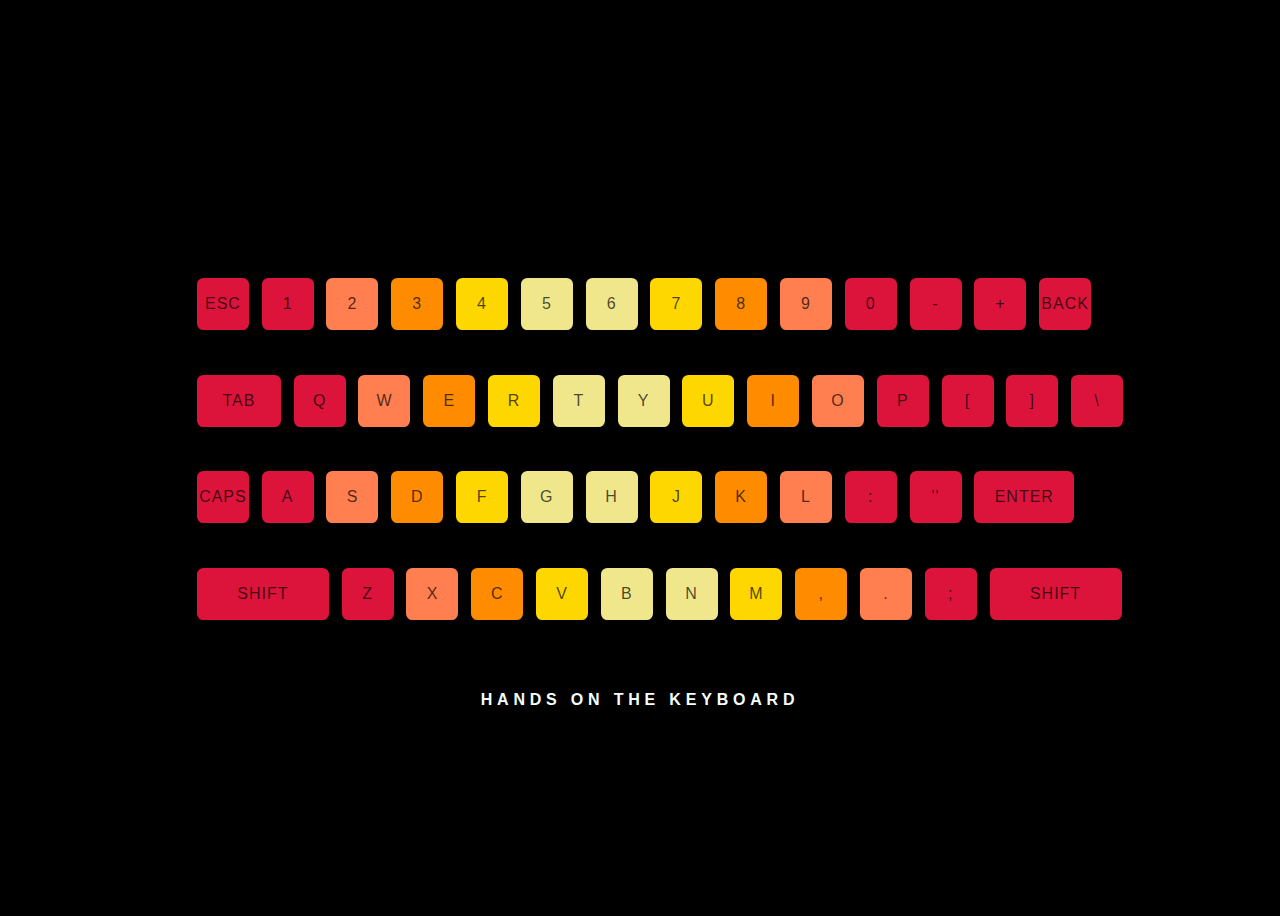
<file: explain-of-animated-keyboard-project/index.html>
<!DOCTYPE html>
<html lang="en">
  <head>
    <title>SabzLearn | Js | 207</title>
    <!--Stylesheet-->
    <link rel="stylesheet" href="css/style.css" />
  </head>
  <body><h1 class="title"></h1>
    <div class="keyboard">
      <ul class="row row-0">
        <li class="pinky" id="Escape">ESC</li>
        <li class="pinky" id="1">1</li>
        <li class="ring" id="2">2</li>
        <li class="middle" id="3">3</li>
        <li class="pointer1st" id="4">4</li>
        <li class="pointer2nd" id="5">5</li>
        <li class="pointer2nd" id="6">6</li>
        <li class="pointer1st" id="7">7</li>
        <li class="middle" id="8">8</li>
        <li class="ring" id="9">9</li>
        <li class="pinky" id="0">0</li>
        <li class="pinky" >-</li>
        <li class="pinky" >+</li>
        <li class="pinky" id="Backspace">BACK</li>
      </ul>
      <ul class="row row-1">
        <li class="pinky" id="tab">TAB</li>
        <li class="pinky" id="Q">Q</li>
        <li class="ring" id="W">W</li>
        <li class="middle" id="E">E</li>
        <li class="pointer1st" id="R">R</li>
        <li class="pointer2nd" id="T">T</li>
        <li class="pointer2nd" id="Y">Y</li>
        <li class="pointer1st" id="U">U</li>
        <li class="middle" id="I">I</li>
        <li class="ring" id="O">O</li>
        <li class="pinky" id="P">P</li>
        <li class="pinky" >[</li>
        <li class="pinky" >]</li>
        <li class="pinky" >\</li>
      </ul>
      <ul class="row row-2">
        <li class="pinky" id="CapsLock">CAPS</li>
        <li class="pinky" id="A">A</li>
        <li class="ring" id="S">S</li>
        <li class="middle" id="D">D</li>
        <li class="pointer1st" id="F">F</li>
        <li class="pointer2nd" id="G">G</li>
        <li class="pointer2nd" id="H">H</li>
        <li class="pointer1st" id="J">J</li>
        <li class="middle" id="K">K</li>
        <li class="ring" id="L">L</li>
        <li class="pinky" >:</li>
        <li class="pinky" >''</li>
        <li class="pinky" id="enter">ENTER</li>
      </ul>
      <ul class="row row-3">
        <li class="pinky" id="left-shift">SHIFT</li>
        <li class="pinky" id="Z">Z</li>
        <li class="ring" id="X">X</li>
        <li class="middle" id="C">C</li>
        <li class="pointer1st" id="V">V</li>
        <li class="pointer2nd" id="B">B</li>
        <li class="pointer2nd" id="N">N</li>
        <li class="pointer1st" id="M">M</li>
        <li class="middle" >,</li>
        <li class="ring" >.</li>
        <li class="pinky" >;</li>
        <li class="pinky" id="right-shift">SHIFT</li>
      </ul>
    </div>
    <h1 class="title">Hands on the keyboard</h1>
    <!--Script-->
    <script src="js/script.js"></script>
  </body>
</html>
</file>
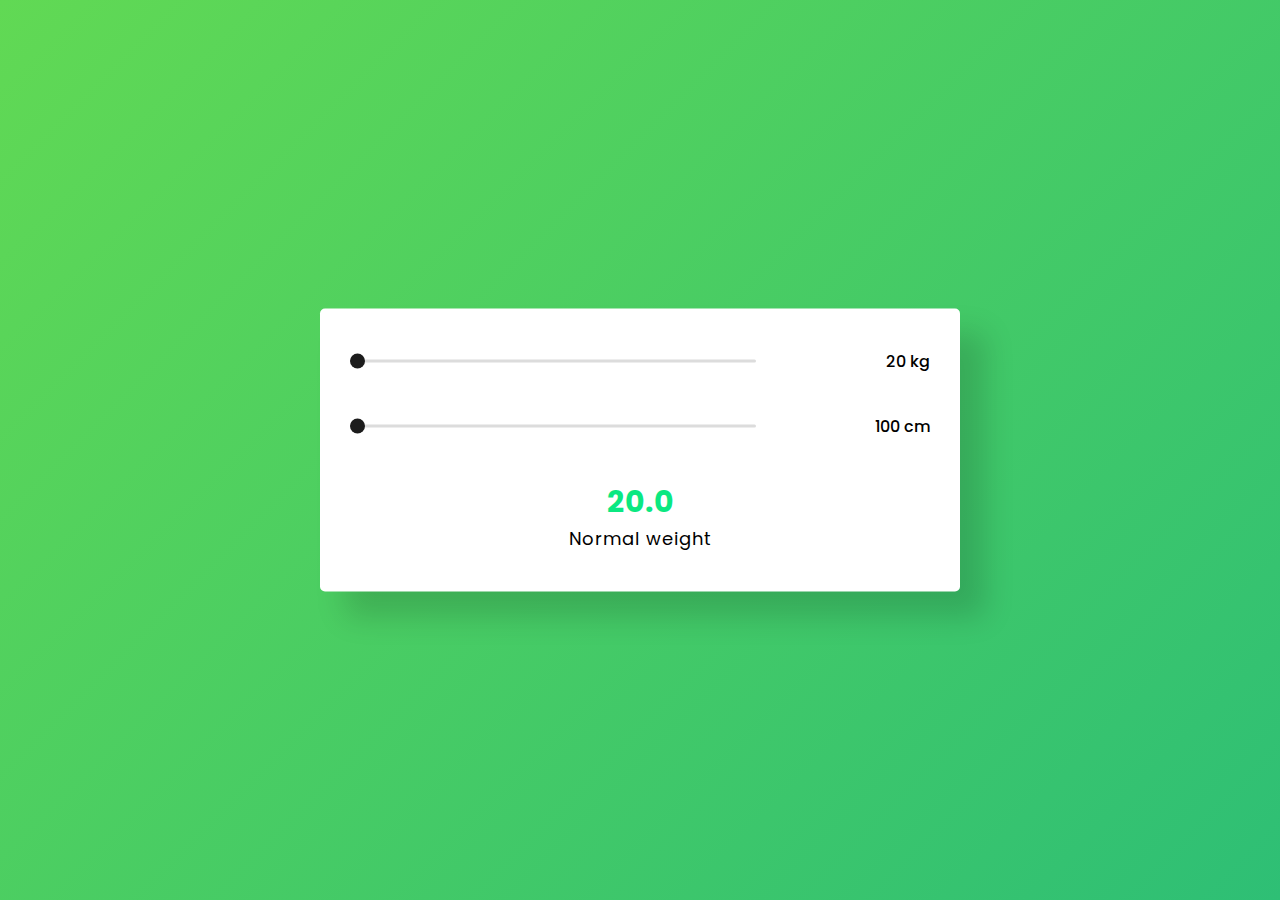
<file: explain-of-BMI-calculator-project/index.html>
<!DOCTYPE html>
<html lang="en">
<head>
    <title>SabzLearn | Js | 202</title>
    <!--Google Font-->
    <link rel="preconnect" href="https://fonts.gstatic.com">
    <link href="https://fonts.googleapis.com/css2?family=Poppins:wght@500;700&display=swap" rel="stylesheet">
    <!--Stylesheet-->
    <link rel="stylesheet" href="css/style.css">
</head>
<body>
    <div class="container">
        <div class="row">
            <input type="range" min="20" max="200" value="20" id="weight">
            <span id="weight-val">20 kg</span>
        </div>
        <div class="row">
            <input type="range" min="100" max="250" value="100" id="height">
            <span id="height-val">100 cm</span>
        </div>

        <p id="result">20.0</p>
        <p id="category">Normal weight</p>
    </div>

    <!--Script-->
    <script src="js/script.js"></script>
</body>
</html>
</file>
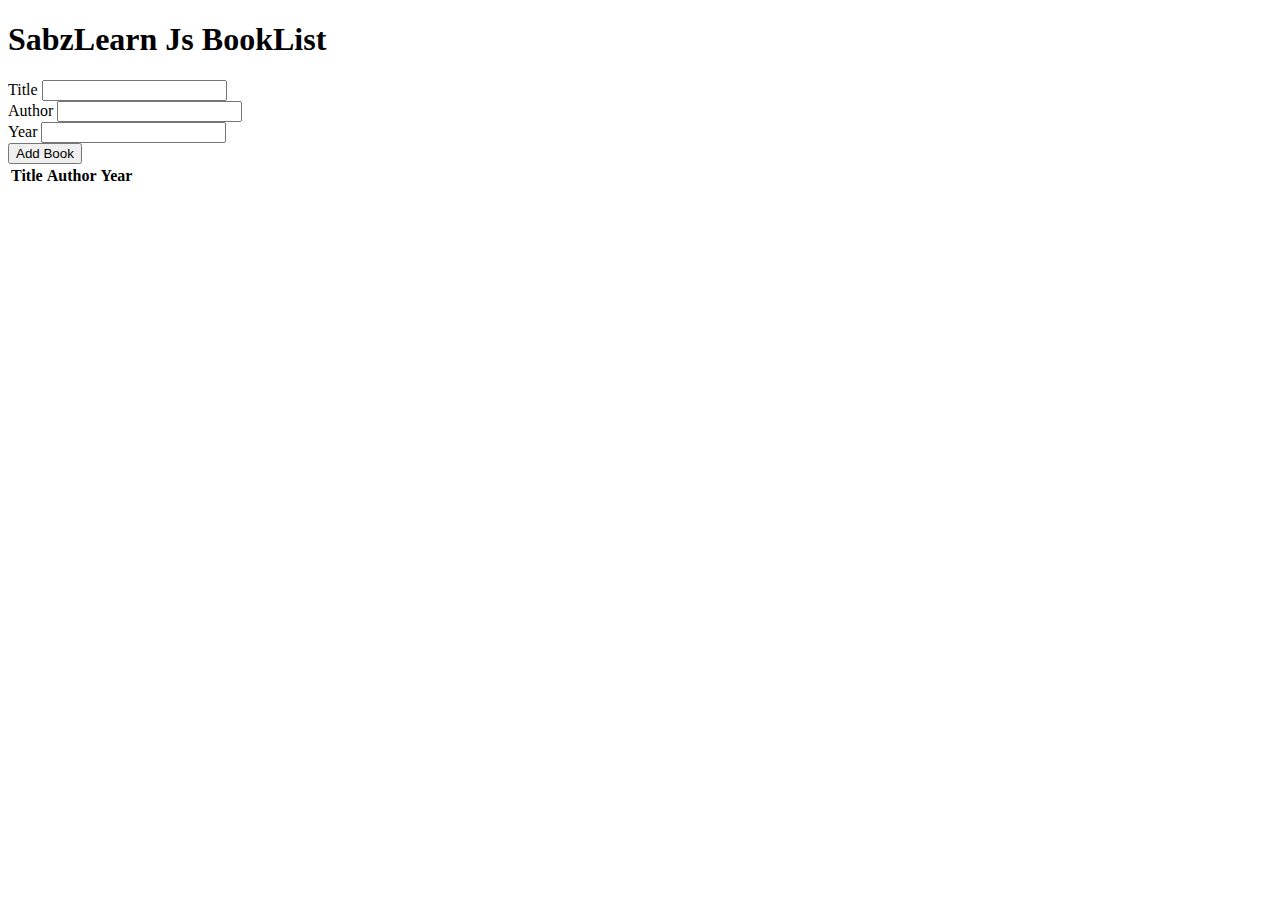
<file: explain-of-booklist-project/index.html>
<!DOCTYPE html>
<html lang="en">
  <head>
    <meta charset="UTF-8" />
    <meta name="viewport" content="width=device-width, initial-scale=1.0" />
    <meta http-equiv="X-UA-Compatible" content="ie=edge" />
    <link
      rel="stylesheet"
      href="https://use.fontawesome.com/releases/v5.7.2/css/all.css"
      integrity="sha384-fnmOCqbTlWIlj8LyTjo7mOUStjsKC4pOpQbqyi7RrhN7udi9RwhKkMHpvLbHG9Sr"
      crossorigin="anonymous"
    />
    <link
      rel="stylesheet"
      href="https://bootswatch.com/4/flatly/bootstrap.min.css"
    />
    <title>My BookList App</title>
  </head>
  <body>
    <div class="container mt-4">
      <h1 class="display-4 text-center">
        <i class="fas fa-book-open text-warning"></i> SabzLearn Js<span
          class="text-warning"
        >
          Book</span
        >List
      </h1>
      <form id="book-form" autocomplete="off">
        <div class="form-group">
          <label for="title">Title</label>
          <input type="text" id="title" class="form-control" />
        </div>

        <div class="form-group">
          <label for="author">Author</label>
          <input type="text" id="author" class="form-control" />
        </div>

        <div class="form-group">
          <label for="year">Year</label>
          <input type="text" id="year" class="form-control" />
        </div>
        <input
        id="submit"
          type="submit"
          value="Add Book"
          class="btn btn-warning btn-block"
        />
      </form>
      <table class="table table-striped mt-5 text-center">
        <thead>
          <tr>
            <th>Title</th>
            <th>Author</th>
            <th>Year</th>
          </tr>
        </thead>
        <tbody id="book-list">
        </tbody>
      </table>
    </div>

    <script src="js/app.js"></script>
  </body>
</html>
</file>
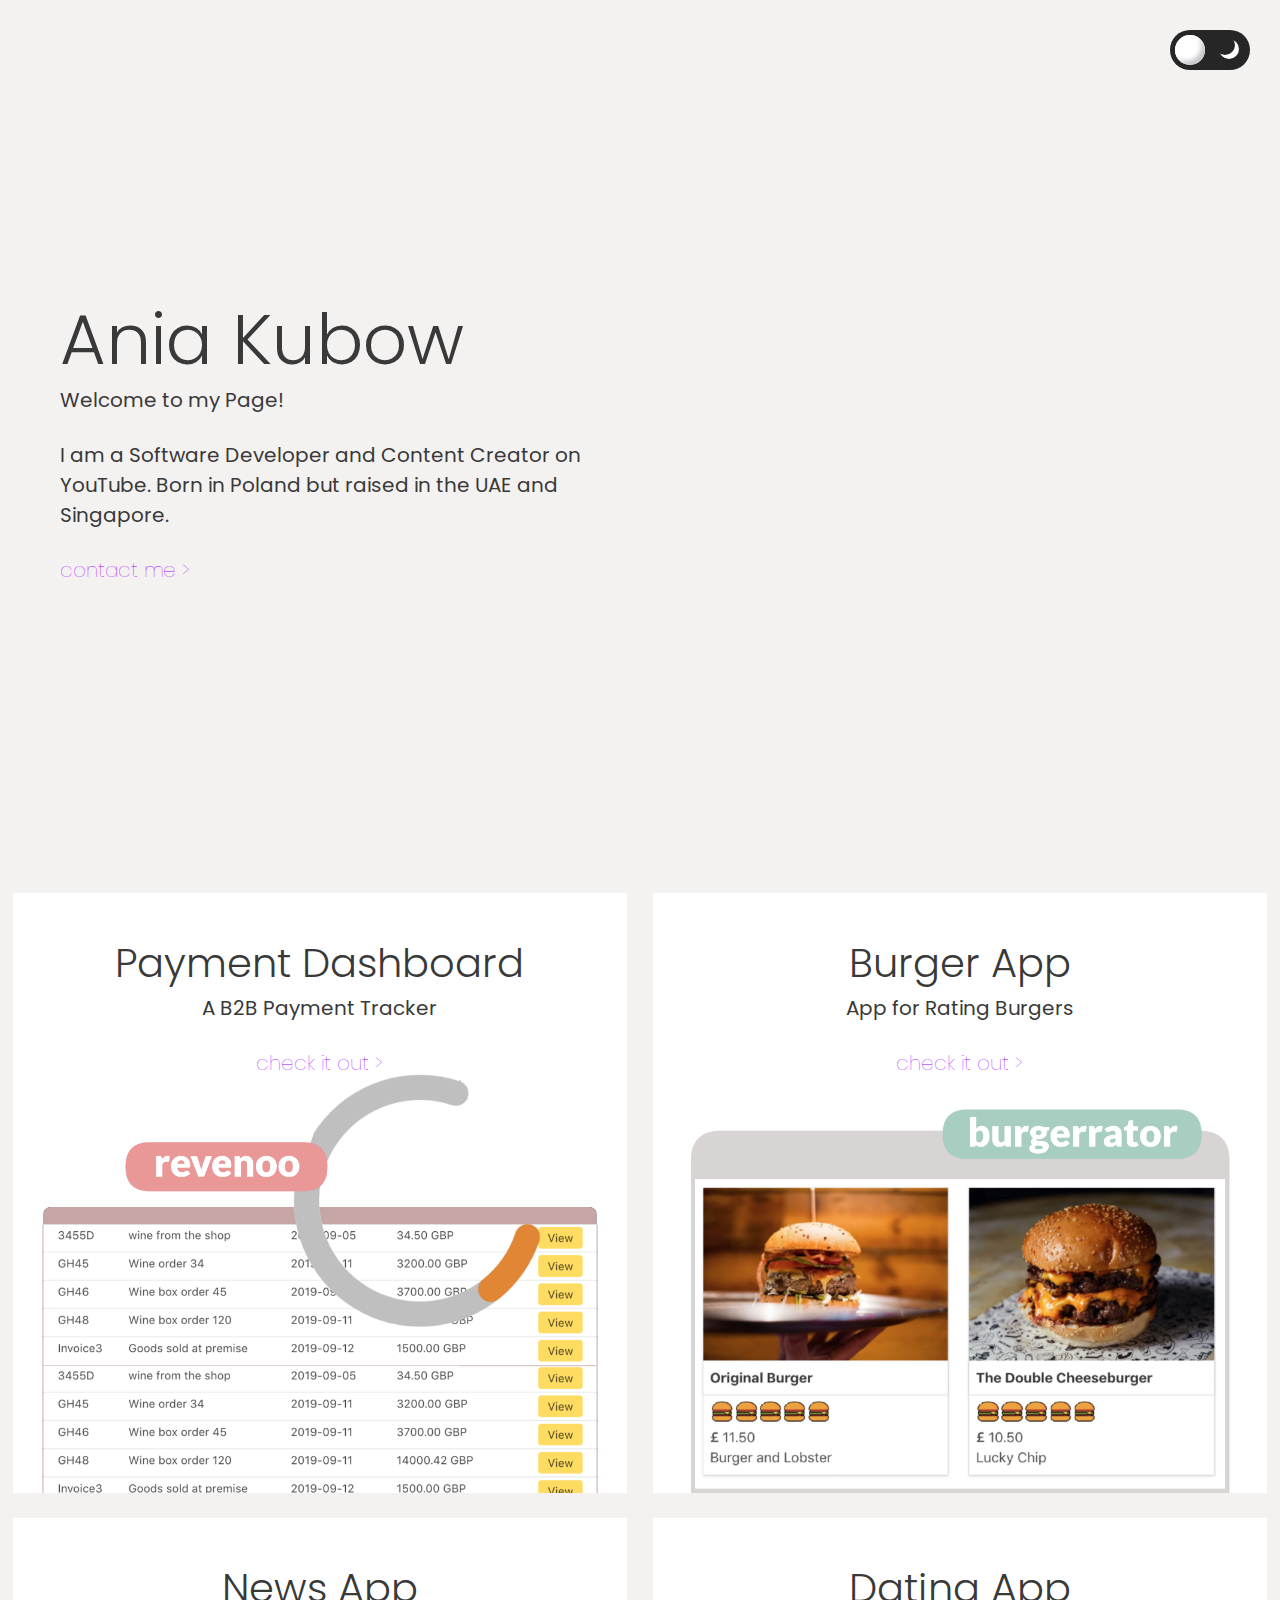
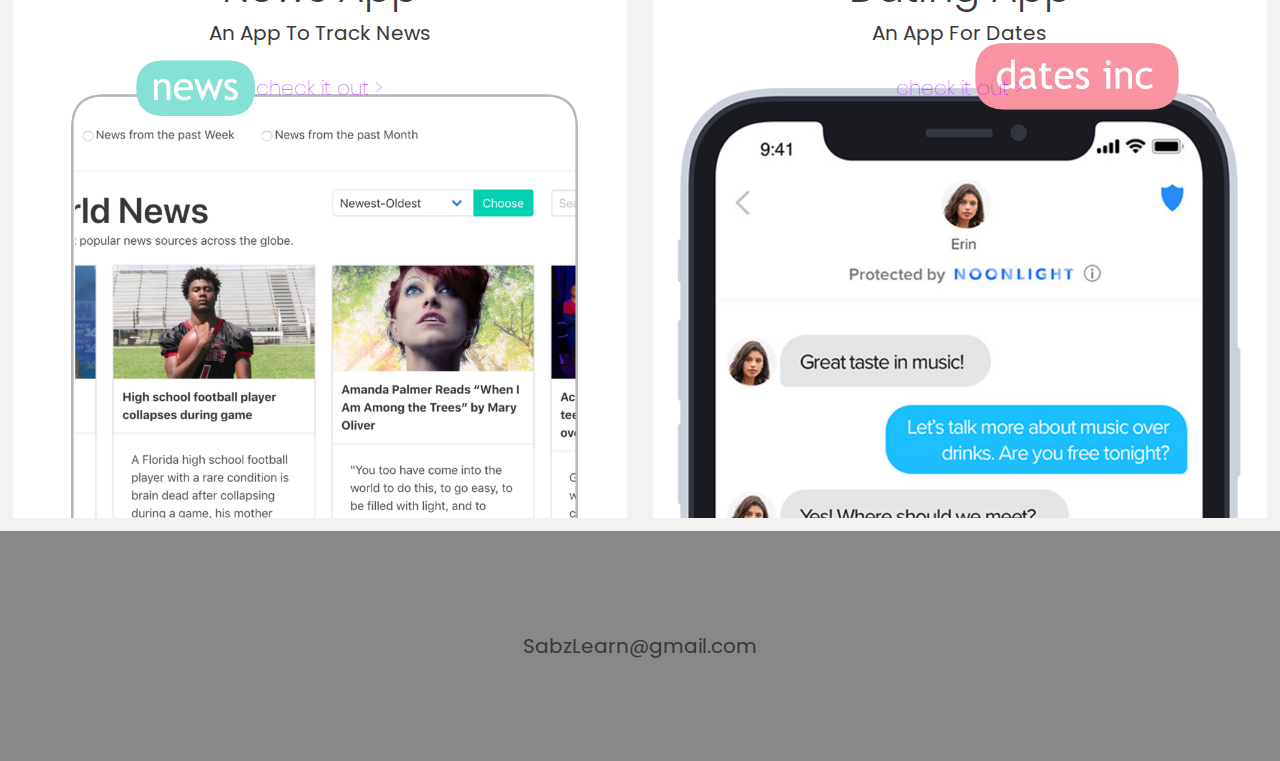
<file: explain-of-change-theme-project/index.html>
<html lang="en">
  <head>
    <meta charset="utf-8" />
    <meta name="viewport" content="width=device-width, initial-scale=1" />
    <title>SabzLearn | Js | 187</title>
    <link rel="stylesheet" href="css/style.css" />
  </head>
  <body>
    <header>
      <div class="switch">
        <div class="flicker"></div>
        <div class="moon"></div>
      </div>
    </header>

    <section class="main">
      <div class="main-text">
        <h1>Ania Kubow</h1>
        <p>Welcome to my Page!</p>
        <br />
        <p>
          I am a Software Developer and Content Creator on YouTube. Born in
          Poland but raised in the UAE and Singapore.
        </p>
        <br />
        <a href="#footer">contact me ></a>
      </div>

      <div class="hero-image">
        <div class="cube" id="react"></div>
        <div class="cube" id="javascript"></div>
        <div class="cube" id="html"></div>
        <div class="cube" id="css"></div>
      </div>
    </section>

    <section class="sub-section">
      <div class="square" id="revenoo">
        <h2>Payment Dashboard</h2>
        <p>A B2B Payment Tracker</p>
        <br />
        <a href="#">check it out ></a>
      </div>
      <div class="square" id="burgerrator">
        <h2>Burger App</h2>
        <p>App for Rating Burgers</p>
        <br />
        <a href="#">check it out ></a>
      </div>
      <div class="square" id="news">
        <h2>News App</h2>
        <p>An App To Track News</p>
        <br />
        <a href="#">check it out ></a>
      </div>
      <div class="square" id="dates">
        <h2>Dating App</h2>
        <p>An App For Dates</p>
        <br />
        <a href="#">check it out ></a>
      </div>
    </section>

    <footer id="footer">
      <p>SabzLearn@gmail.com</p>
    </footer>

    <script src="js/app.js"></script>
  </body>
</html>
</file>
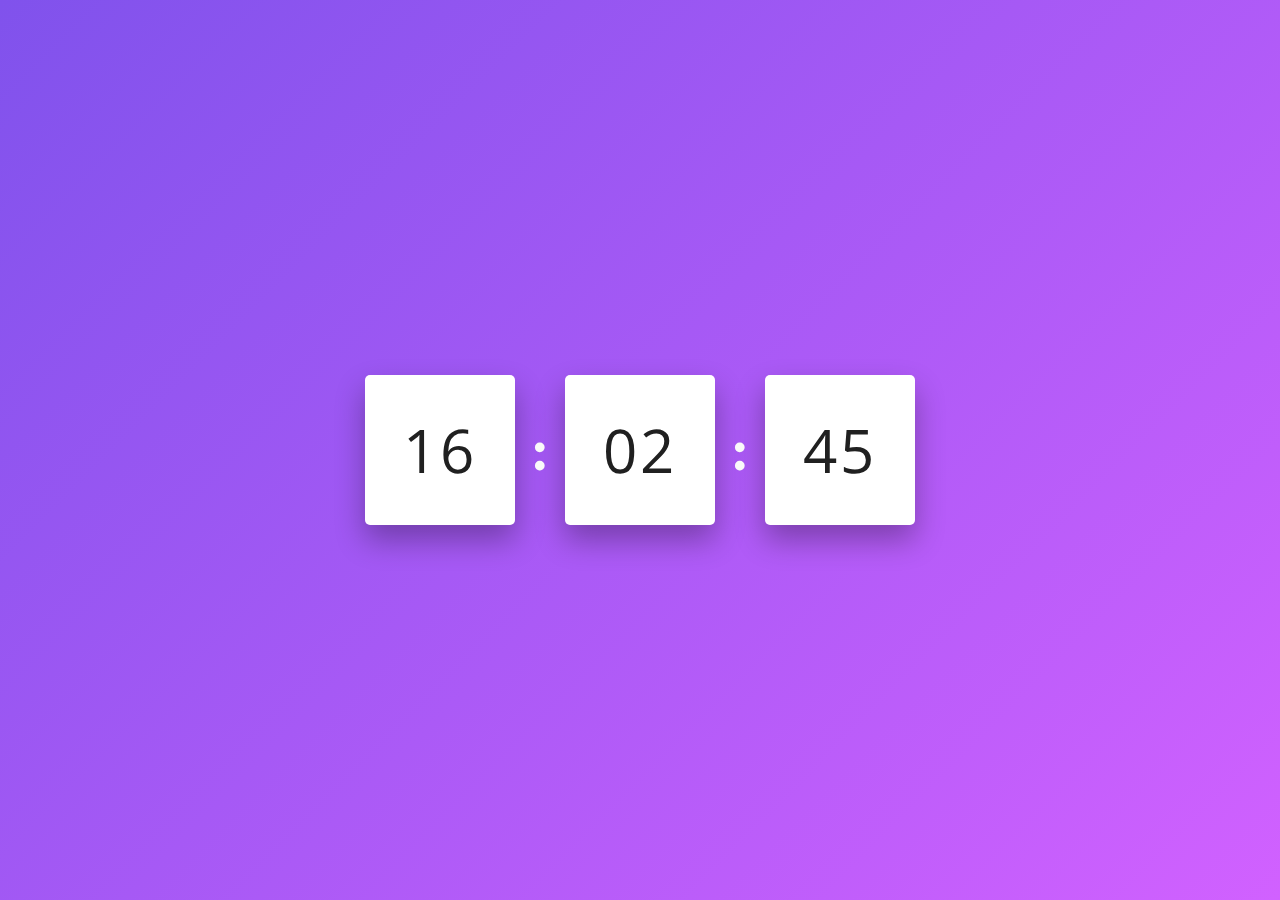
<file: explain-of-digital-clock/index.html>
<!DOCTYPE html>
<html lang="en">
<head>
   <title>Digital Clock Javascript</title>
   <!--Google Font-->
   <link href="https://fonts.googleapis.com/css2?family=Open+Sans:wght@700&display=swap" rel="stylesheet">
   <!--Stylesheet-->
   <link rel="stylesheet" href="css/style.css">
   
</head>
<body>
    <div class="clock">
        <div id="hour"></div>
        <span>:</span>
        <div id="minute"></div>
        <span>:</span>
        <div id="seconds"></div>
    </div>
    <!--Script-->
    <script src="js/script.js"></script>
</body>
</html>
</file>
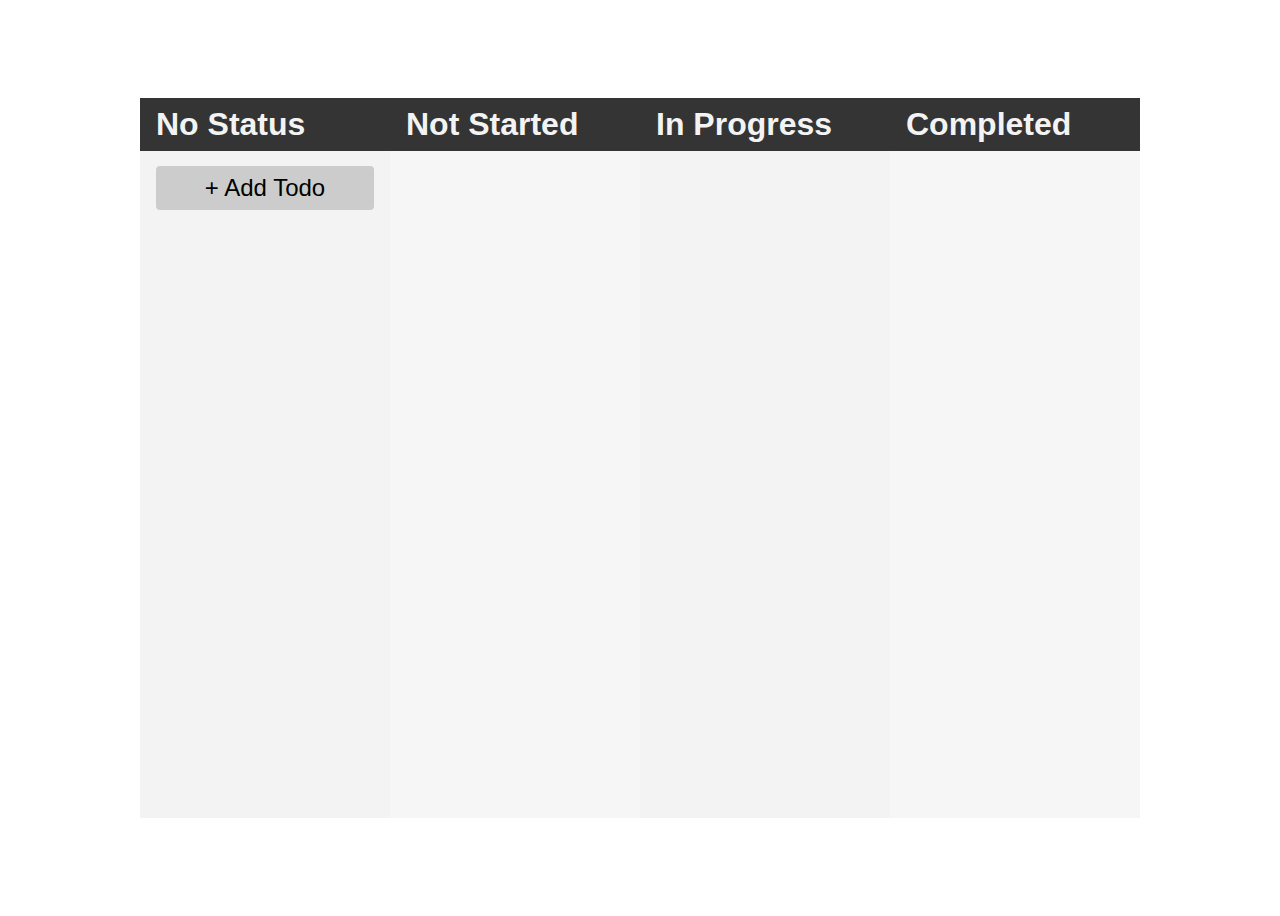
<file: explain-of-dragable-todolist/index.html>
<!DOCTYPE html>
<html>
  <head>
    <meta charset="utf-8" />
    <meta name="viewport" content="width=device-width, initial-scale=1.0" />
    <link rel="stylesheet" href="css/style.css" />
    <title>dragable todolist</title>
  </head>

  <body>
    
    
    <!-- modal -->
    <div class="modal" id="todo_form">
      <div class="header">
        <div class="title">Add Todo</div>
        <button class="btn close-modal">&times;</button>
      </div>
      <div class="body">
        <input type="text" id="todo_input" />
        <input type="submit" value="Add Todo" id="todo_submit" />
      </div>
    </div>
    <!-- todo -->
    <div class="todo-container">
      <div class="status" id="no_status">
        <h1>No Status</h1>
        <button id="add_btn" data-target-modal="#todo_form">+ Add Todo</button>
      </div>
      <div class="status">
        <h1>Not Started</h1>
      </div>
      <div class="status">
        <h1>In Progress</h1>
      </div>
      <div class="status">
        <h1>Completed</h1>
      </div>
    </div>

    <div id="overlay"></div>

    <script src="js/app.js"></script>
  </body>
</html>
</file>
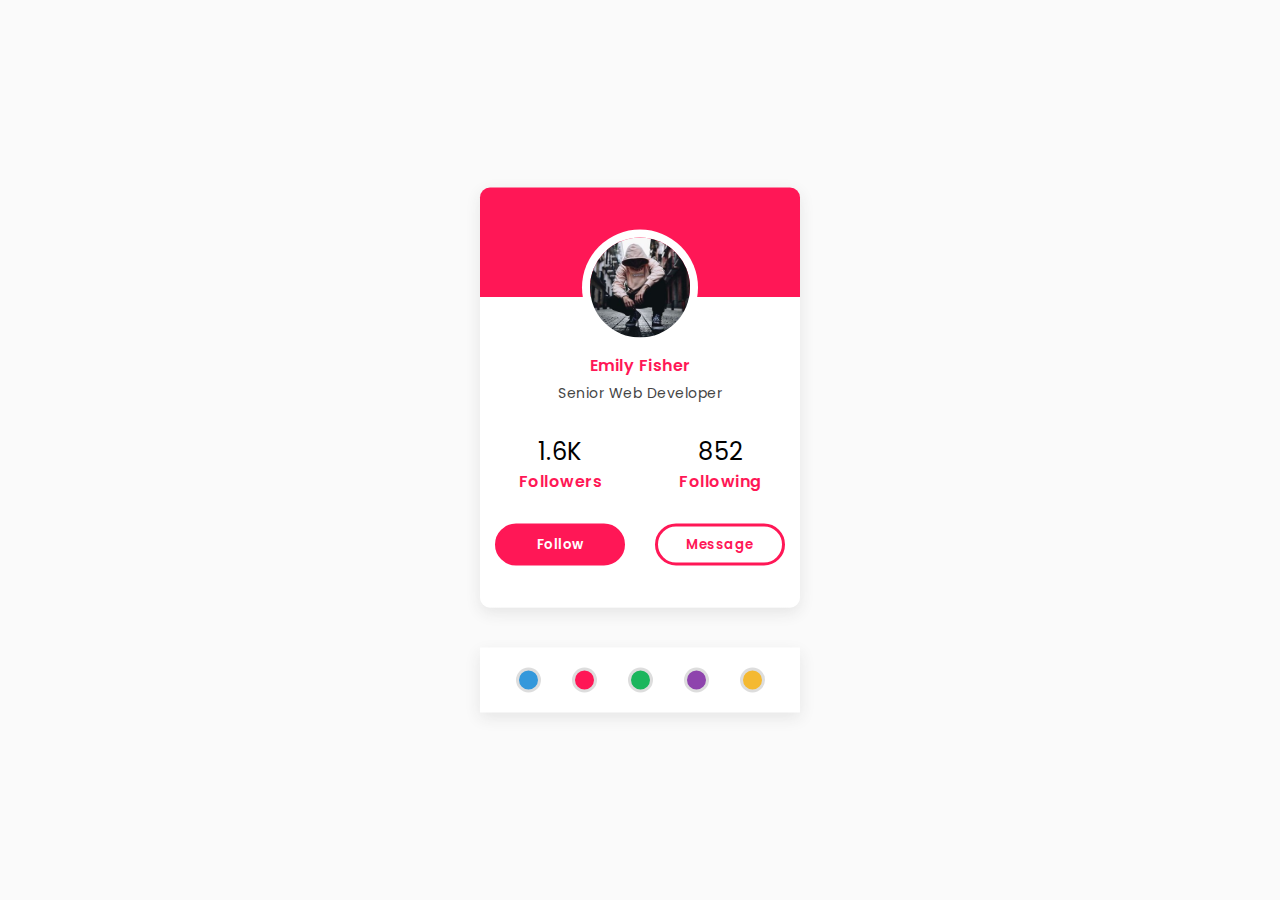
<file: explain-of-dynamic-theme-project/index.html>
<!DOCTYPE html>
<html lang="en">
<head>
    <title>SabzLearn | Js | 205</title>
    <!--Google Font-->
    <link rel="preconnect" href="https://fonts.gstatic.com">
    <link href="https://fonts.googleapis.com/css2?family=Poppins:wght@400;600&display=swap" rel="stylesheet">
    <!--Stylesheet-->
    <link rel="stylesheet" href="css/style.css">
</head>
<body>
    <div class="container">
        <div class="card">
            <img src="image/profile_img2.jpg" alt="profile_img">
            <h4>Emily Fisher</h4>
            <h5>Senior Web Developer</h5>
            <div class="details">
                <div class="column">
                    <h2>1.6K</h2>
                    <span>Followers</span>
                </div>
                <div class="column">
                    <h2>852</h2>
                    <span>Following</span>
                </div>
            </div>
            <div class="buttons">
                <button>Follow</button>
                <button>Message</button>
            </div>
        </div>
        <div class="themes">
            <button class="btn btn1" data-color="#3498db"></button>
            <button class="btn btn2" data-color="#ff1756"></button>
            <button class="btn btn3" data-color="#1cb65d"></button>
            <button class="btn btn4" data-color="#8e44ad"></button>
            <button class="btn btn5" data-color="#f4b932"></button>
        </div>
    </div>

    <!--Script-->
    <script src="js/script.js"></script>
</body>
</html>
</file>
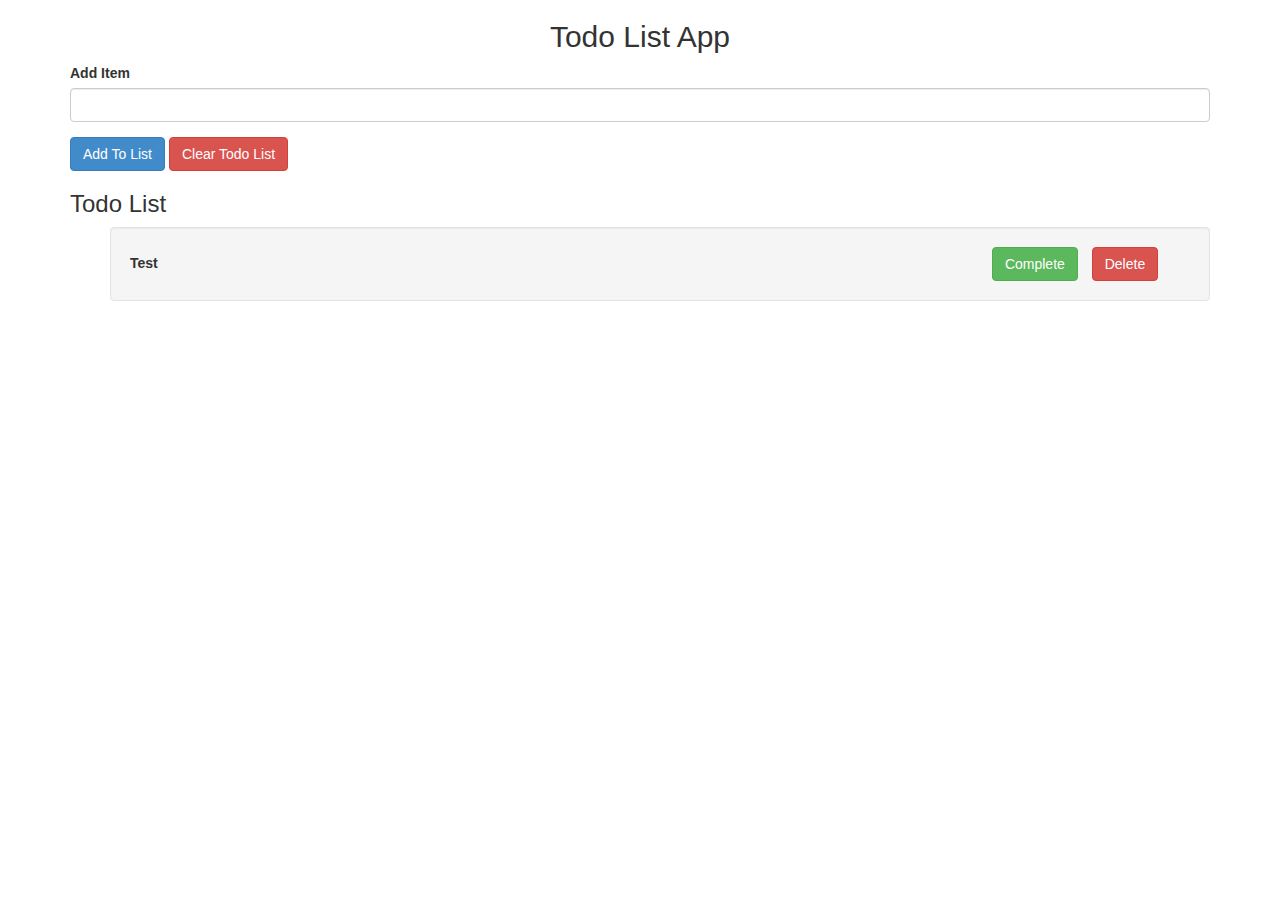
<file: explain-of-localstorage-todolist-project/index.html>
<!DOCTYPE html>
<html lang="en">
  <head>
    <meta charset="utf-8" />
    <meta http-equiv="X-UA-Compatible" content="IE=edge" />
    <meta name="viewport" content="width=device-width, initial-scale=1" />
    <meta name="description" content="SabzLearn TodoList" />
    <meta name="author" content="SabzLearn" />
    <title>SabzLearn | Js | 189</title>

    <!-- Bootstrap -->
    <link href="css/bootstrap.min.css" rel="stylesheet" />
    <link href="css/style.css" rel="stylesheet" />
  </head>
  <body>
    <div class="container">
      <h2 class="text-center">Todo List App</h2>

      <div class="form-group">
        <label for="itemInput">Add Item</label>
        <input type="text" class="form-control" name="" id="itemInput" />
      </div>
      <button id="addButton" class="btn btn-primary">Add To List</button>
      <button id="clearButton" class="btn btn-danger">Clear Todo List</button>
      <h3>Todo List</h3>
      <ul id="todoList">
        <li class="completed well"> <!-- uncompleted for uncompleted todos -->
          <label>Test</label>
          <button class="btn btn-success">Complete</button>
          <button class="btn btn-danger">Delete</button>
        </li>
      </ul>
    </div>

    <script type="text/javascript" src="js/app.js"></script>
  </body>
</html>
</file>
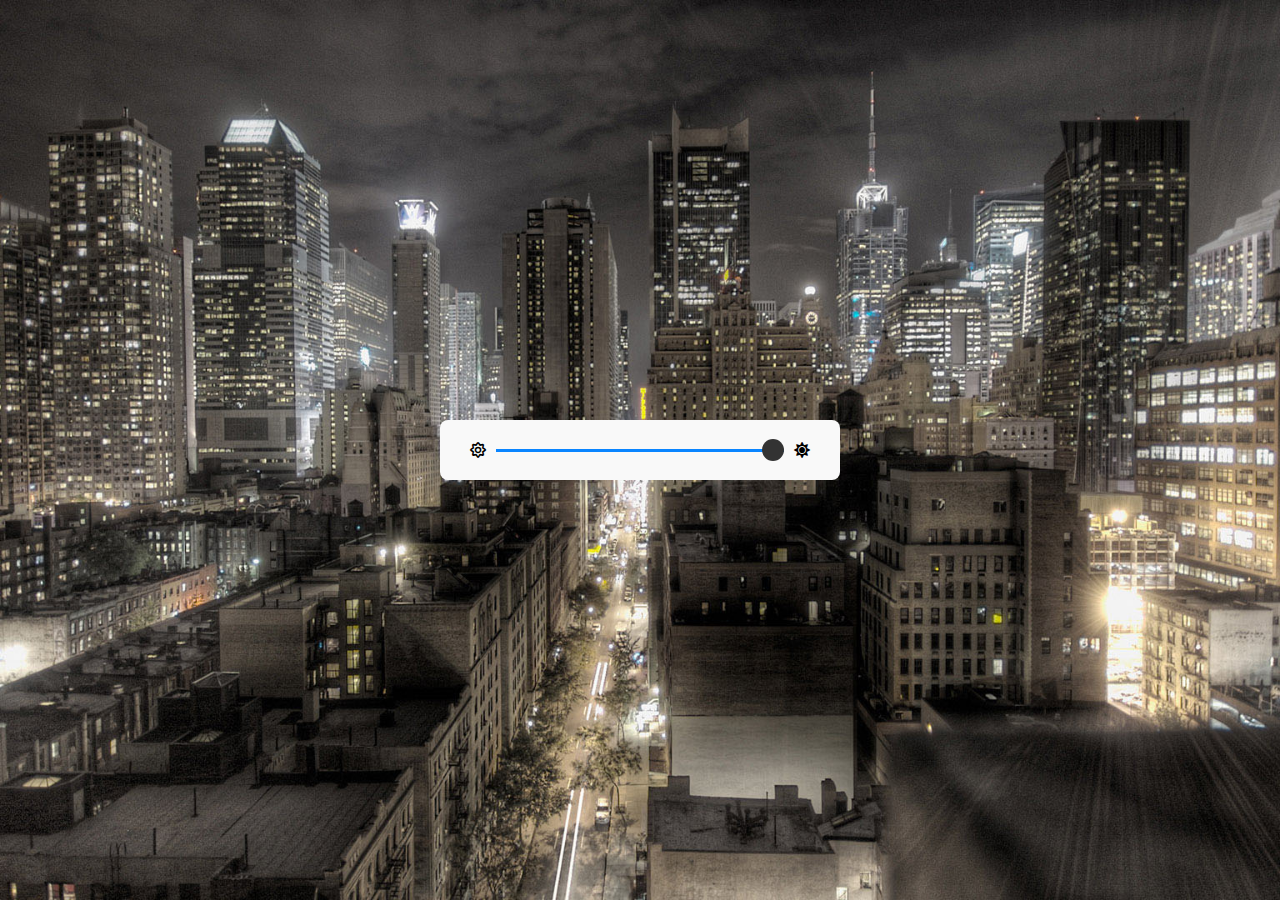
<file: explain-of-range-slider-project/index.html>
<!DOCTYPE html>
<html>
    <head>
        <title>Sabzlearn | Js | 195</title>
        <link rel="stylesheet" href="https://cdnjs.cloudflare.com/ajax/libs/font-awesome/5.10.2/css/all.min.css"/>
        <link rel="stylesheet" href="css/style.css">
    </head>
    <body>
        <div class="container">
            <div class="brightness-box">
                <i class="far fa-sun"></i>
                <input type="range" id="range" min="10" max="100" value="100">
                <i class="fas fa-sun"></i>
            </div>
        </div>

        <script src="js/script.js"></script>
    </body>
</html>
</file>
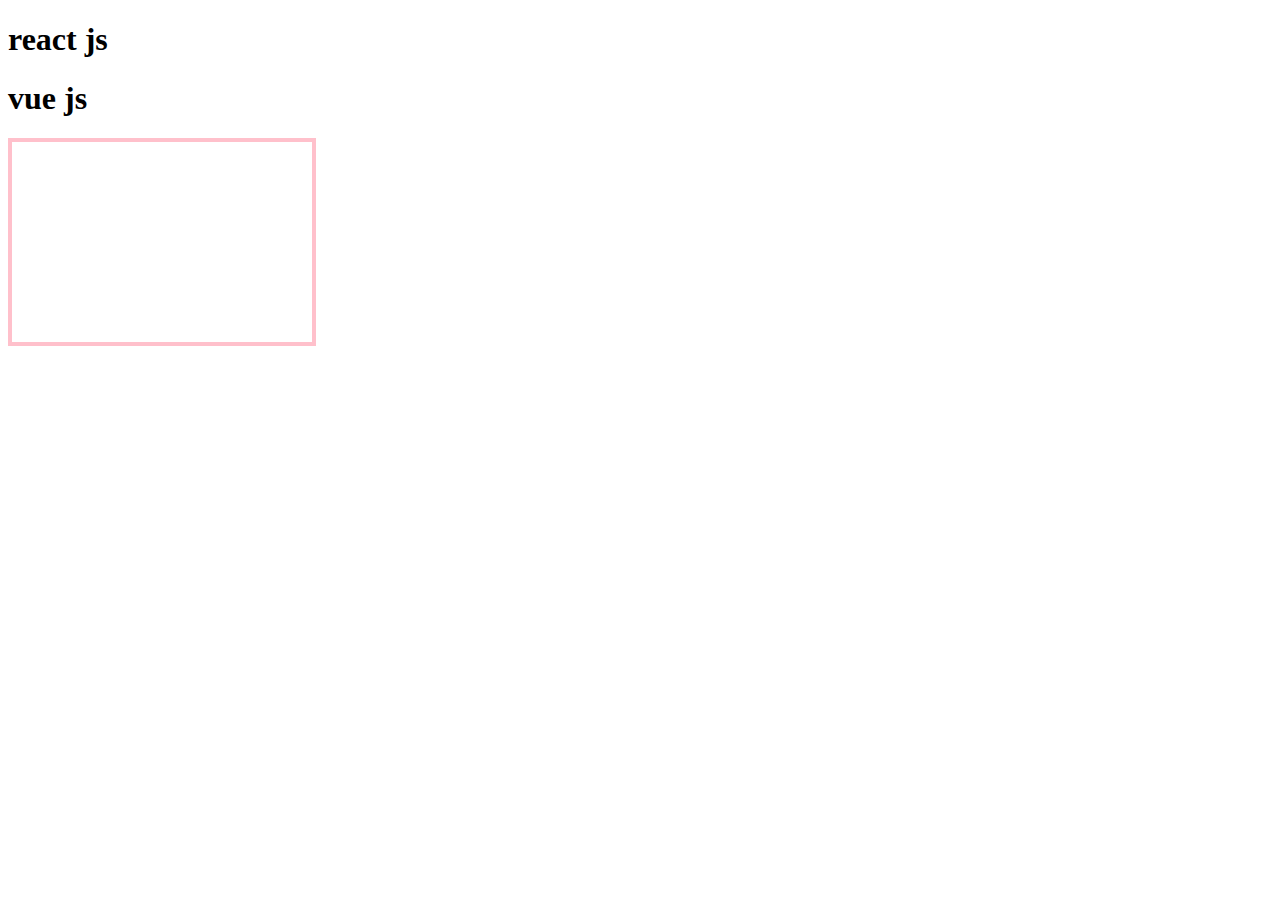
<file: explain-of-steper/index.html>
<!DOCTYPE html>
<html lang="en">
<head>
  <meta charset="UTF-8">
  <meta http-equiv="X-UA-Compatible" content="IE=edge">
  <meta name="viewport" content="width=device-width, initial-scale=1.0">
<link rel="stylesheet" href="./css/style.css"/>

  <title>Document</title>
</head>
<body>
  <h1 id="react" draggable="true">react js</h1>
  <h1 id="vue" draggable="true">vue js</h1>
  <div class="box"></div>
  <script src="./js/app.js"></script>
  
</body>
</html>
</file>
<file: explain-of-animated-keyboard-project/css/style.css>
body {
  background-color: black;
  font-family: "Helvetica Neue", Helvetica, Arial, sans-serif;
  font-weight: 500;
  display: flex;
  flex-direction: column;
  justify-content: center;
  align-items: center;
  height: 100vh;
}

.title {
  color: mintcream;
  text-transform: uppercase;
  margin-top: 3em;
  margin-bottom: 3em;
  font-size: 1em;
  letter-spacing: 0.3em;
}

.keyboard {
  display: flex;
  flex-direction: column;
}

.row {
  list-style: none;
  display: flex;
}

li {
  height: 3em;
  width: 3em;
  color: rgba(0,0,0,0.7);
  border-radius: 0.4em;
  line-height: 3em;
  letter-spacing: 1px;
  margin: 0.4em;
  transition: 0.3s;
  text-align: center;
  font-size: 1em;
}

#tab {
  width: 5em;
}

#caps {
  width: 6em;
}

#left-shift {
  width: 8em;
}

#enter {
  width: 6em;
}

#right-shift {
  width: 8em;
}

#back {
  width: 5em;
}

.pinky { 
  background-color: crimson;
  border: 2px solid crimson;
}
.pinky.selected {
  color: crimson;
}

.ring { 
  background-color: coral;
  border: 2px solid coral;
}
.ring.selected {
  color: coral;
}

.middle { 
  background-color: darkorange;
  border: 2px solid darkorange;
}
.middle.selected {
  color: darkorange;
}

.pointer1st { 
  background-color: gold;
  border: 2px solid gold;
}
.pointer1st.selected {
  color: gold;
}

.pointer2nd { 
  background-color: khaki;
  border: 2px solid khaki;
}
.pointer2nd.selected {
  color: khaki;
}

.fill-out-key {
  background-color: slategrey;
  border: 2px solid slategrey;
}

.selected {
  background-color: transparent;
  	-webkit-animation: vibrate-1 0.3s linear infinite both;
	        animation: vibrate-1 0.3s linear infinite both;
}

/* ----------------------------------------------
 * Generated by Animista
 * Licensed under FreeBSD License.
 * See http://animista.net/license for more info. 
 * w: http://animista.net, t: @cssanimista
 * ---------------------------------------------- */

.hit {
	-webkit-animation: hit 0.3s cubic-bezier(0.390, 0.575, 0.565, 1.000) both;
	        animation: hit 0.3s cubic-bezier(0.390, 0.575, 0.565, 1.000) both;
}

@-webkit-keyframes hit {
  0% {
    -webkit-transform: scale(1.2);
            transform: scale(1.2);
  }
  100% {
    -webkit-transform: scale(1);
            transform: scale(1);
  }
}
@keyframes hit {
  0% {
    -webkit-transform: scale(1.2);
            transform: scale(1.2);
  }
  100% {
    -webkit-transform: scale(1);
            transform: scale(1);
  }
}

@-webkit-keyframes vibrate-1 {
  0% {
    -webkit-transform: translate(0);
            transform: translate(0);
  }
  20% {
    -webkit-transform: translate(-2px, 2px);
            transform: translate(-2px, 2px);
  }
  40% {
    -webkit-transform: translate(-2px, -2px);
            transform: translate(-2px, -2px);
  }
  60% {
    -webkit-transform: translate(2px, 2px);
            transform: translate(2px, 2px);
  }
  80% {
    -webkit-transform: translate(2px, -2px);
            transform: translate(2px, -2px);
  }
  100% {
    -webkit-transform: translate(0);
            transform: translate(0);
  }
}
@keyframes vibrate-1 {
  0% {
    -webkit-transform: translate(0);
            transform: translate(0);
  }
  20% {
    -webkit-transform: translate(-2px, 2px);
            transform: translate(-2px, 2px);
  }
  40% {
    -webkit-transform: translate(-2px, -2px);
            transform: translate(-2px, -2px);
  }
  60% {
    -webkit-transform: translate(2px, 2px);
            transform: translate(2px, 2px);
  }
  80% {
    -webkit-transform: translate(2px, -2px);
            transform: translate(2px, -2px);
  }
  100% {
    -webkit-transform: translate(0);
            transform: translate(0);
  }
}
</file>
<file: explain-of-BMI-calculator-project/css/style.css>
*,
*:before,
*:after{
    padding: 0;
    margin: 0;
    box-sizing: border-box;
}
body{
    height: 100vh;
    background: linear-gradient(
        135deg,
        #61d954,
        #2ebf75
    );
}
.container{
    background-color: #ffffff;
    padding: 40px 30px;
    width: 50%;
    min-width: 400px;
    position: absolute;
    transform: translate(-50%,-50%);
    top: 50%;
    left: 50%;
    border-radius: 5px;
    font-family: 'Poppins',sans-serif;
    box-shadow: 25px 25px 30px rgba(0,0,0,0.15);
}
.row{
    display: flex;
    align-items: center;
    justify-content: space-between;
    margin-bottom: 40px;
}
.row span{
    font-weight: 500;
}
input[type="range"]{
    width: 70%;
    height: 3.5px;
    -webkit-appearance: none;
    appearance: none;
    background-color: #dcdcdc;
    border-radius: 3px;
    outline: none;
}
input[type="range"]::-webkit-slider-thumb{
    -webkit-appearance: none;
    appearance: none;
    height: 15px;
    width: 15px;
    background-color: #1c1c1c;
    border-radius: 50%;
    cursor: pointer;
}
#result{
    font-size: 30px;
    font-weight: 700;
    letter-spacing: 1px;
    text-align: center;
    color: #0be881;
}
#category{
    font-size: 18px;
    text-align: center;
    letter-spacing: 1px;
}
</file>
<file: explain-of-change-theme-project/css/style.css>
@import url("https://fonts.googleapis.com/css2?family=Poppins:wght@100;200;300;400;500;600&display=swap");

body {
  transition: 0.3s;
  margin: 0;
  padding: 0;
  background-color: rgb(244, 241, 241);
  font-family: "Poppins", sans-serif;
  color: rgb(57, 57, 57);
}

h1 {
  font-size: 70px;
  line-height: 70px;
  font-weight: 300;
  margin: 10px 0;
}

h2 {
  font-size: 40px;
  line-height: 40px;
  font-weight: 300;
  margin: 50px 0 10px 0;
}

p {
  margin: 0px;
  font-size: 20px;
}

a {
  color: rgb(162, 0, 255);
  font-size: 20px;
  text-decoration: none;
  font-weight: 100;
}

.dark a {
  color: rgb(246, 169, 241);
}

header {
  display: flex;
  justify-content: flex-end;
  padding: 30px;
}

.switch {
  width: 80px;
  height: 40px;
  border-radius: 20px;
  background-color: rgb(39, 38, 38);
  position: relative;
}

.flicker {
  width: 30px;
  height: 30px;
  border-radius: 15px;
  background-color: rgb(255, 255, 255);
  position: absolute;
  top: 5px;
  left: 5px;
  transition: 0.3s;
  box-shadow: inset 4px 4px 4px rgb(255, 255, 255),
    inset -4px -4px 4px rgb(195 193 198 / 90%);
}

.dark {
  background-color: rgb(57, 57, 57);
  transition: 0.3s;
}

.moon {
  width: 20px;
  height: 20px;
  border-radius: 10px;
  box-shadow: 4px 4px 0 0 rgb(255, 255, 255);
  position: absolute;
  top: 5px;
  left: 45px;
}

.dark .flicker {
  transform: translateX(40px);
}

.dark > * {
  color: rgb(255, 255, 255);
}

.main {
  height: 80vh;
  display: flex;
  flex-direction: row;
  justify-content: space-between;
  align-items: center;
  padding: 30px;
}

.main-text {
  padding: 30px;
  margin-bottom: 100px;
}

.square {
  width: 98%;
  margin: 1%;
  height: 350px;
  background-color: rgb(255, 255, 255);
  text-align: center;
}

.dark .square {
  background-color: rgb(71, 71, 71);
}

#revenoo {
  background-image: url("../images/revenoo-app.png");
  background-size: cover;
}

#burgerrator {
  background-image: url("../images/burgerrator.png");
  background-size: cover;
}

#news {
  background-image: url("../images/news-app.png");
  background-size: cover;
}

#dates {
  background-image: url("../images/dates-app.png");
  background-size: cover;
}

.sub-section {
  display: flex;
  flex-wrap: wrap;
}

.hero-image {
  position: relative;
  width: 50%;
  height: 350px;
  display: block;
  margin-bottom: 100px;
}

.cube {
  position: absolute;
  width: 80px;
  height: 80px;
  transform: rotate(-25deg) skew(25deg);
}

.cube:before {
  position: absolute;
  content: "";
  width: 21px;
  height: 100%;
  transform: skewY(-45deg);
  left: -20px;
  bottom: -10px;
}

.cube:after {
  position: absolute;
  content: "";
  width: 100%;
  height: 21px;
  transform: skewX(-45deg);
  left: -10px;
  bottom: -20px;
}

#html {
  left: 100px;
  bottom: 80px;
  background-image: url("../images/html-square.png");
  background-size: cover;
  background-color: rgb(175, 119, 227);
  box-shadow: -60px 60px 20px rgb(50 50 50/ 15%);
}

#html:before {
  background-color: rgb(189, 154, 221);
}

#html:after {
  background-color: rgb(205, 188, 221);
}

#css {
  left: 250px;
  bottom: 240px;
  background-image: url("../images/css-square.png");
  background-size: cover;
  background-color: rgb(227, 119, 191);
  box-shadow: -100px 100px 20px rgb(50 50 50/ 15%);
}

#css:before {
  background-color: rgb(221, 154, 207);
}

#css:after {
  background-color: rgb(221, 188, 211);
}

#javascript {
  left: 450px;
  bottom: 200px;
  background-image: url("../images/javascript-square.png");
  background-size: cover;
  background-color: rgb(119, 227, 186);
  box-shadow: -40px 40px 20px rgb(50 50 50/ 15%);
}

#javascript:before {
  background-color: rgb(154, 221, 202);
}

#javascript:after {
  background-color: rgb(188, 221, 212);
}

#react {
  left: 350px;
  bottom: 40px;
  background-image: url("../images/react-square.png");
  background-size: cover;
  background-color: rgb(119, 193, 227);
  box-shadow: -80px 80px 20px rgb(50 50 50/ 15%);
}

#react:before {
  background-color: rgb(154, 189, 221);
}

#react:after {
  background-color: rgb(188, 200, 221);
}

footer {
  display: flex;
  justify-content: center;
  padding: 100px 30px;
  background-color: rgb(136, 136, 136);
}

.dark footer {
  background-color: rgb(28, 28, 28);
}

@media only screen and (min-width: 970px) {
  .main-text {
    width: 50%;
  }

  .square {
    width: 48%;
    margin: 1%;
    height: 600px;
  }
}

@media only screen and (max-width: 1300px) {
  .hero-image {
    display: none;
  }
}
</file>
<file: explain-of-digital-clock/css/style.css>
*,
*:before,
*:after{
    padding: 0;
    margin: 0;
    box-sizing: border-box;
}
body{
    height: 100vh;
    background: linear-gradient(
        135deg,
        #8052ec,
        #d161ff
    );
}
.clock{
    width: 550px;
    height: 150px;
    position: absolute;
    transform: translate(-50%,-50%);
    top: 50%;
    left: 50%;
    display: flex;
    align-items: center;
    justify-content: space-between;
}
.clock div{
    position: relative;
    background-color: #ffffff;
    height: 100%;
    width: 150px;
    display: flex;
    align-items: center;
    justify-content: center;
    font-family: 'Open Sans',sans-serif;
    font-size: 60px;
    color: #202020;
    border-radius: 5px;
    box-shadow: 0 15px 30px rgba(0,0,0,0.3);
    letter-spacing: 3px;
}
.clock span{
    font-weight: bolder;
    font-size: 60px;
    color: #ffffff;
}
</file>
<file: explain-of-dragable-todolist/css/style.css>
* {
  box-sizing: border-box;
}

body {
  font-family: "Segoe UI", Tahoma, Geneva, Verdana, sans-serif;
  min-height: 100vh;
  display: flex;
  justify-content: center;
  align-items: center;
}

.todo-container {
  width: 1000px;
  height: 80vh;
  display: flex;
}

.status {
  width: 25%;
  background-color: #f3f3f3;
  position: relative;
  padding: 60px 1rem 0.5rem;
}

.status:nth-child(even) {
  background-color: #e9e9e96b;
}

.status h1 {
  position: absolute;
  top: 0;
  left: 0;
  background-color: #343434;
  color: #f3f3f3;
  margin: 0;
  width: 100%;
  padding: 0.5rem 1rem;
}

#add_btn {
  padding: 0.5rem 1rem;
  background-color: #ccc;
  outline: none;
  border: none;
  width: 100%;
  font-size: 1.5rem;
  margin: 0.5rem 0;
  border-radius: 4px;
  cursor: pointer;
}

#add_btn:hover {
  background-color: #aaa;
}

.todo {
  display: flex;
  justify-content: space-between;
  align-items: center;
  position: relative;
  background-color: #fff;
  box-shadow: rgba(15, 15, 15, 0.1) 0px 0px 0px 1px,
    rgba(15, 15, 15, 0.1) 0px 2px 4px;
  border-radius: 4px;
  padding: 0.5rem 1rem;
  font-size: 1.5rem;
  margin: 0.5rem 0;
}

.todo .close {
  position: absolute;
  right: 1rem;
  top: 0rem;
  font-size: 2rem;
  color: #ccc;
  cursor: pointer;
}

.todo .close:hover {
  color: #343444;
}

/* modal */

.close-modal {
  background: none;
  border: none;
  font-size: 1.5rem;
}

.modal {
  width: 450px;
  position: fixed;
  top: -50%;
  left: 50%;
  transform: translate(-50%, -50%);
  transition: top 0.3s ease-in-out;
  border: 1px solid #ccc;
  border-radius: 10px;
  z-index: 2;
  background-color: #fff;
}

.modal.active {
  top: 15%;
}

.modal .header {
  display: flex;
  justify-content: space-between;
  align-items: center;
  border-bottom: 1px solid #ccc;
  padding: 0.5rem;
  background-color: rgba(0, 0, 0, 0.05);
}

.modal .body {
  padding: 0.75rem;
}

#overlay {
  display: none;
  position: fixed;
  top: 0;
  left: 0;
  width: 100%;
  height: 100%;
  background-color: rgba(0, 0, 0, 0.3);
}

#overlay.active {
  display: block;
}

#todo_input,
#todo_submit {
  padding: 0.5rem 1rem;
  width: 100%;
  margin: 0.25rem;
}

#todo_submit {
  background-color: #4caf50;
  color: #f3f3f3;
  font-size: 1.25rem;
  border: none;
}
</file>
<file: explain-of-dynamic-theme-project/css/style.css>
*,
*:before,
*:after{
    padding: 0;
    margin: 0;
    box-sizing: border-box;
}
:root{
    --theme-color: #ff1756;
}
body{
    background-color: #fafafa;
}
.container{
    position: absolute;
    transform: translate(-50%,-50%);
    top: 50%;
    left: 50%;
}
.card{
    height: 420px;
    width: 320px;
    background: linear-gradient(
        to bottom,
        var(--theme-color) 110px,
        #ffffff 110px
    );
    border-radius: 10px;
    box-shadow: 0 5px 15px rgba(50,50,50,0.1);
    padding: 50px 0;
}
.card *{
    font-family: 'Poppins',sans-serif;
    text-align: center;
    letter-spacing: 0.5px;
    font-weight: 600;
}
img{
    display: block;
    width: 100px;
    height: 100px;
    position: relative;
    border-radius: 50%;
    margin: 0 auto;
    box-shadow: 0 0 0 8px #ffffff;
}
.card h4{
    color: var(--theme-color);
    font-size: 16px;
    margin: 15px 0 5px 0;
}
.card h5{
    color: #454545;
    font-weight: 400;
    font-size: 14px;
}
.details{
    width: 100%;
    margin-top: 30px;
    display: flex;
    justify-content: space-around;
}
.details h2{
    font-weight: 400;
}
.details span{
    color: var(--theme-color);
}
.buttons{
    width: 100%;
    display: flex;
    justify-content: space-around;
    margin-top: 30px;
}
.buttons button{
    width: 130px;
    padding: 8px 0;
    border-radius: 25px;
    border: 3px solid var(--theme-color);
}
.buttons button:first-child{
    background-color: var(--theme-color);
    color: #ffffff;
}
.buttons button:last-child{
    background-color: transparent;
    color: var(--theme-color);
}
.themes{
    background-color: #ffffff;
    box-shadow: 0 5px 15px rgba(50,50,50,0.1);
    padding: 20px;
    margin-top: 40px;
    display: flex;
    justify-content: space-around;
}
.themes button{
    height: 25px;
    width: 25px;
    border: 3px solid #dddddd;
    outline: none;
    border-radius: 50%;
    cursor: pointer;
}
.btn1{
    background-color: #3498db;
}
.btn2{
    background-color: #ff1756;
}
.btn3{
    background-color: #1cb65d;
}
.btn4{
    background-color: #8e44ad;
}
.btn5{
    background-color: #f4b932;
}
</file>
<file: explain-of-localstorage-todolist-project/css/style.css>
#todoList label{
  width: 80%;
}
#todoList li{
  list-style-type: none;
}
.completed{

}
.uncompleted label{
  color: #afa7a7;
  text-decoration: line-through;
}
#todoList .btn{
  margin-left: 10px;
}
</file>
<file: explain-of-range-slider-project/css/style.css>
* {
    margin:0;
    padding:0;
    box-sizing:border-box;
}

.container {
   background:url(../images/city.jpg) no-repeat center;
   background-size:cover;
   
   min-height:100vh;
   
   display:flex;
   align-items:center;
   justify-content:center;
}

.brightness-box {
   width:400px;
   height:60px;
   
   background:#f9f9f9;
   
   border-radius:8px;
   
   padding:0 20px;

   display:flex;
   align-items:center;
   justify-content:space-between;
}

.brightness-box i {
   margin:0 10px;
}

#range {
   width:100%;
   height:3px;
   
   /*tira a barra do input range*/
   -webkit-appearance:none;
   
   background:#0a85ff;
   
   outline:none;
}

#range::-webkit-slider-thumb {
   -webkit-appearance:none;
   
   background:#333;
   
   width:22px;
   height:22px;
   
   border-radius:50%;
   
   cursor:pointer;
}
</file>
<file: explain-of-steper/css/style.css>
.box{
  width: 300px;
  height: 200px;
  border: 4px solid pink;
}
</file>
